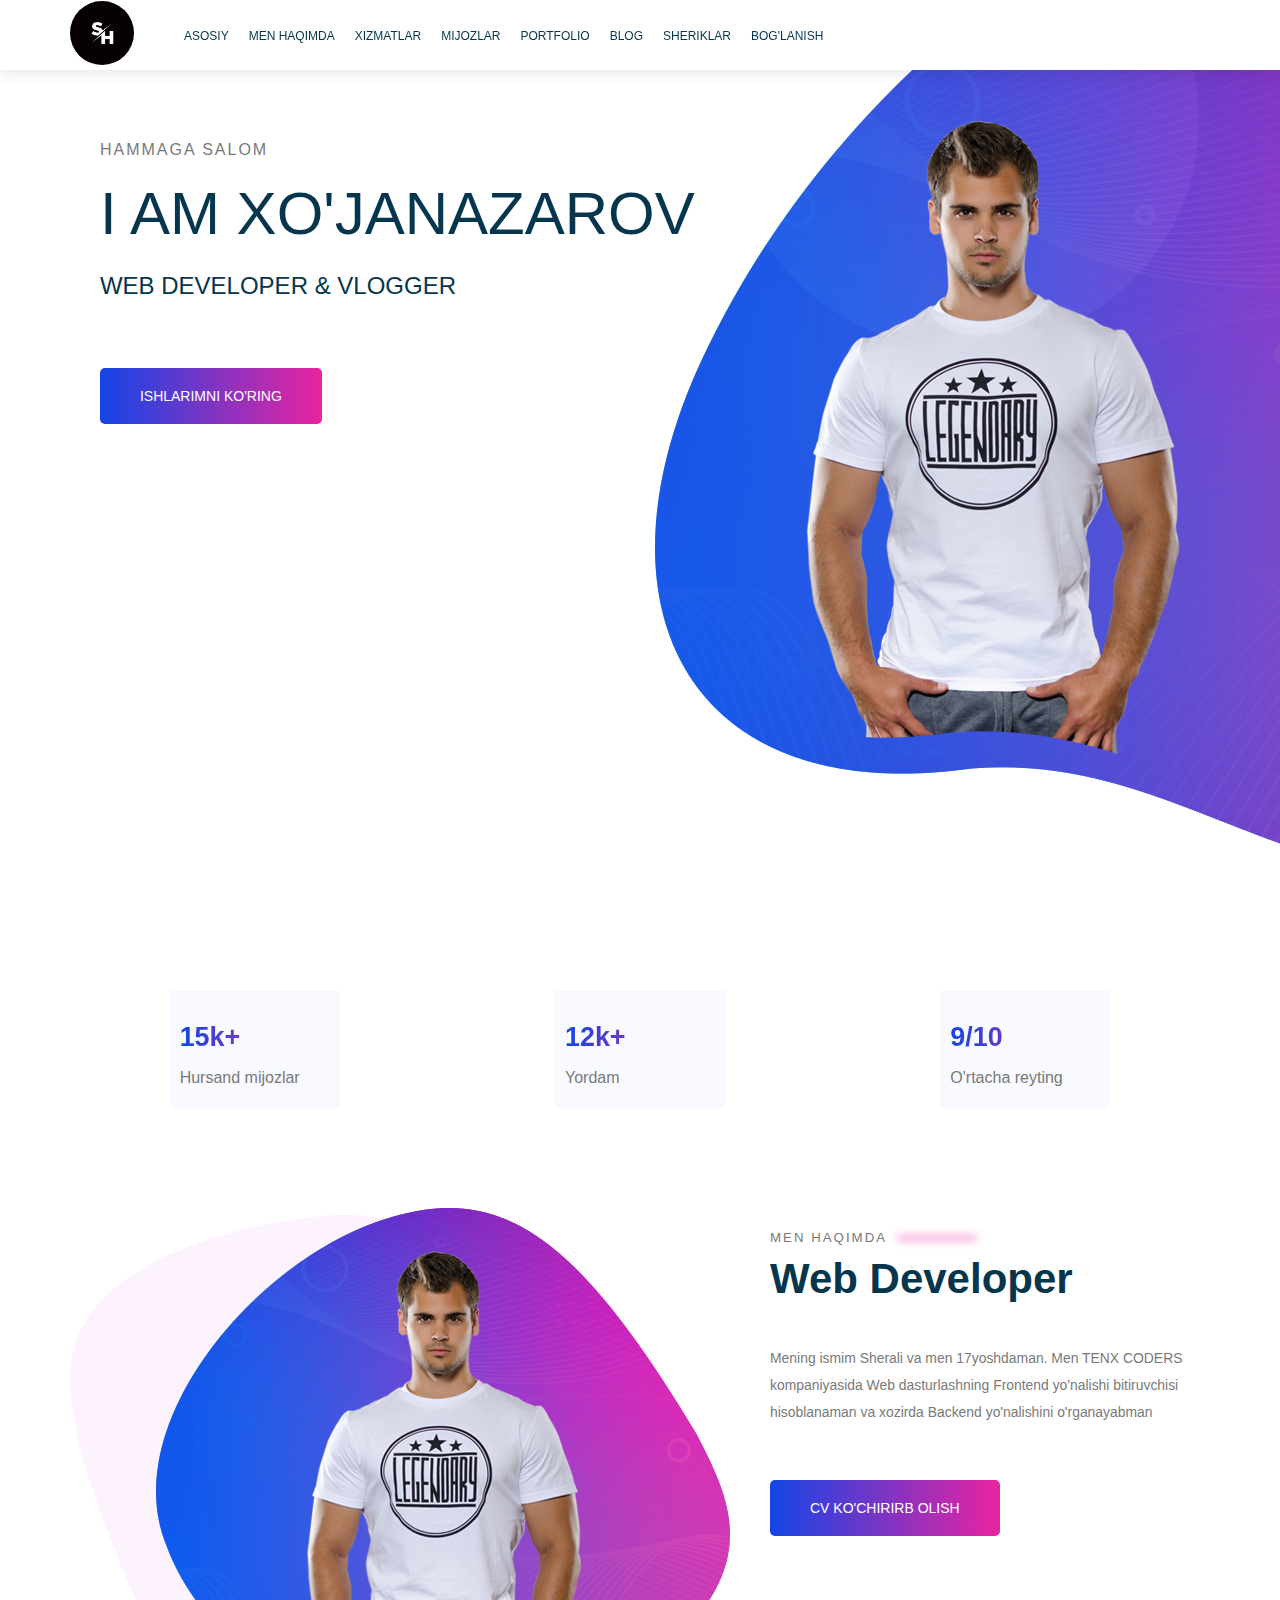
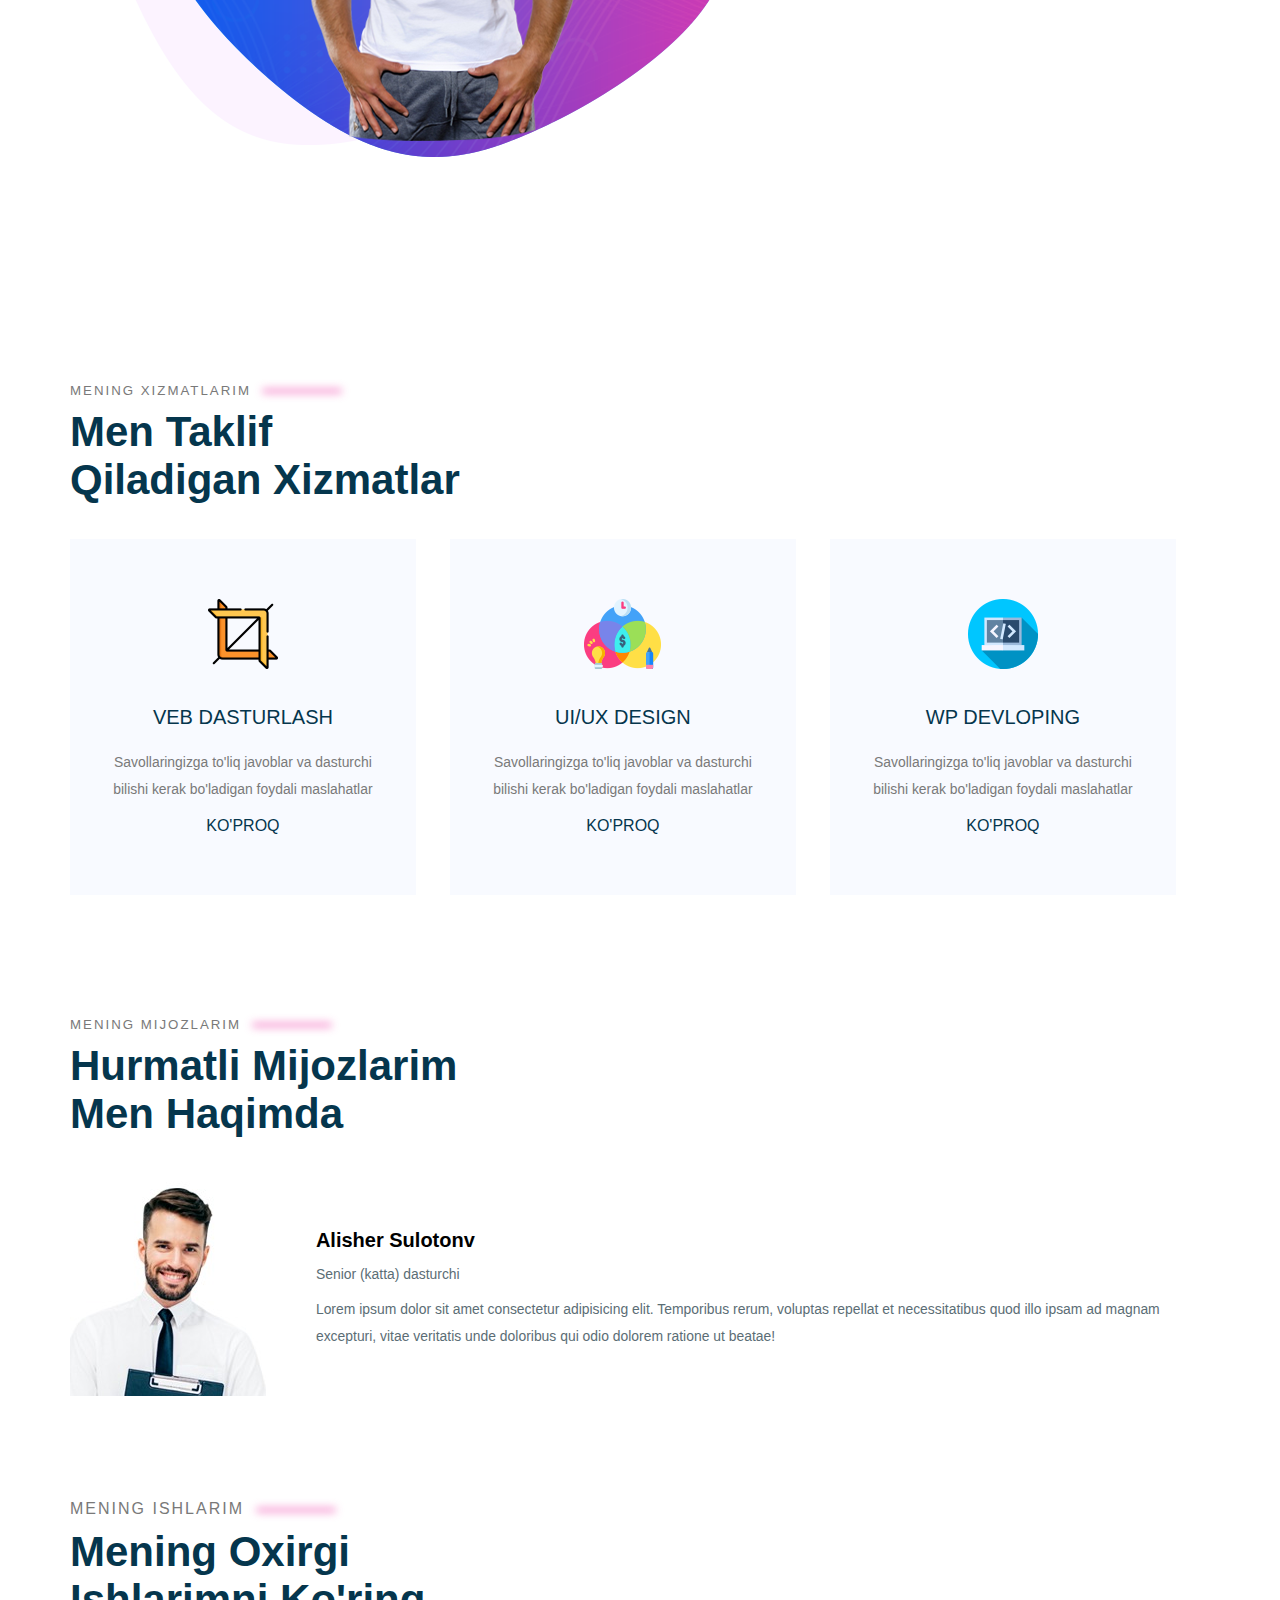
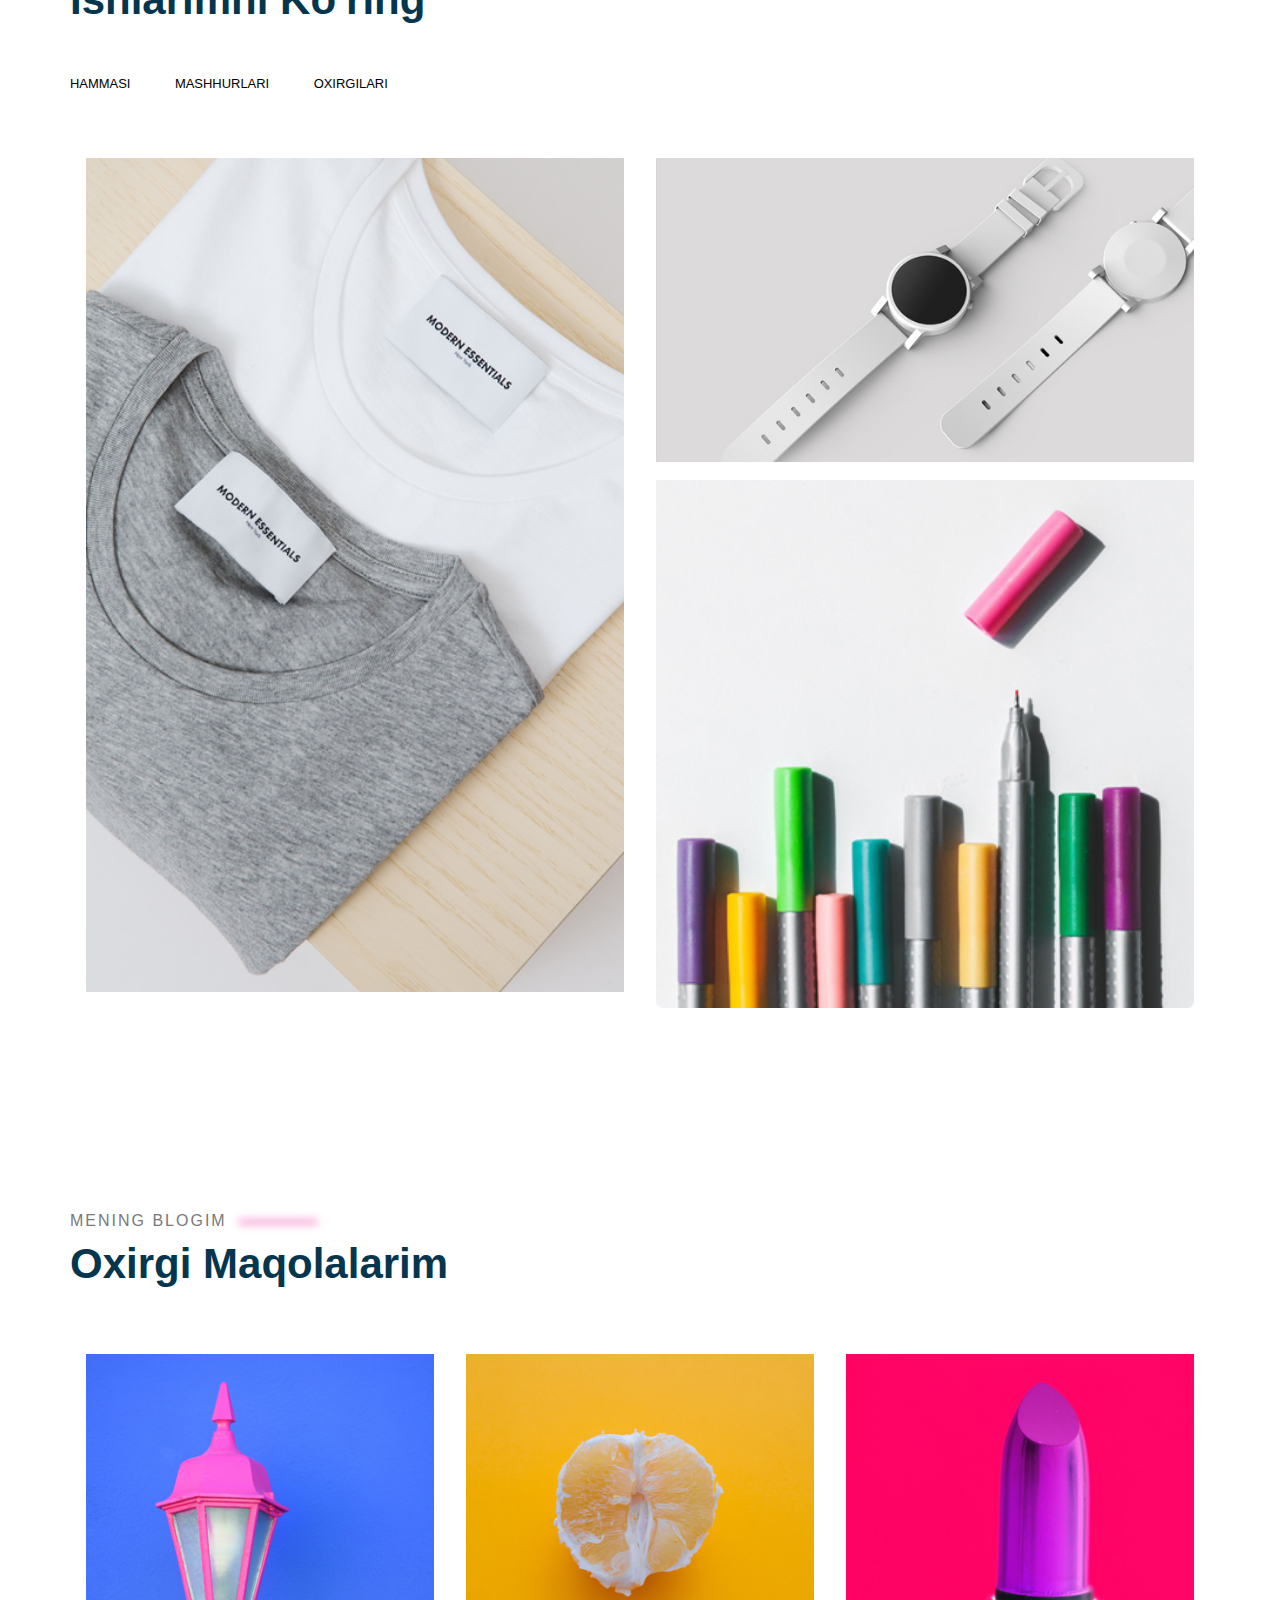
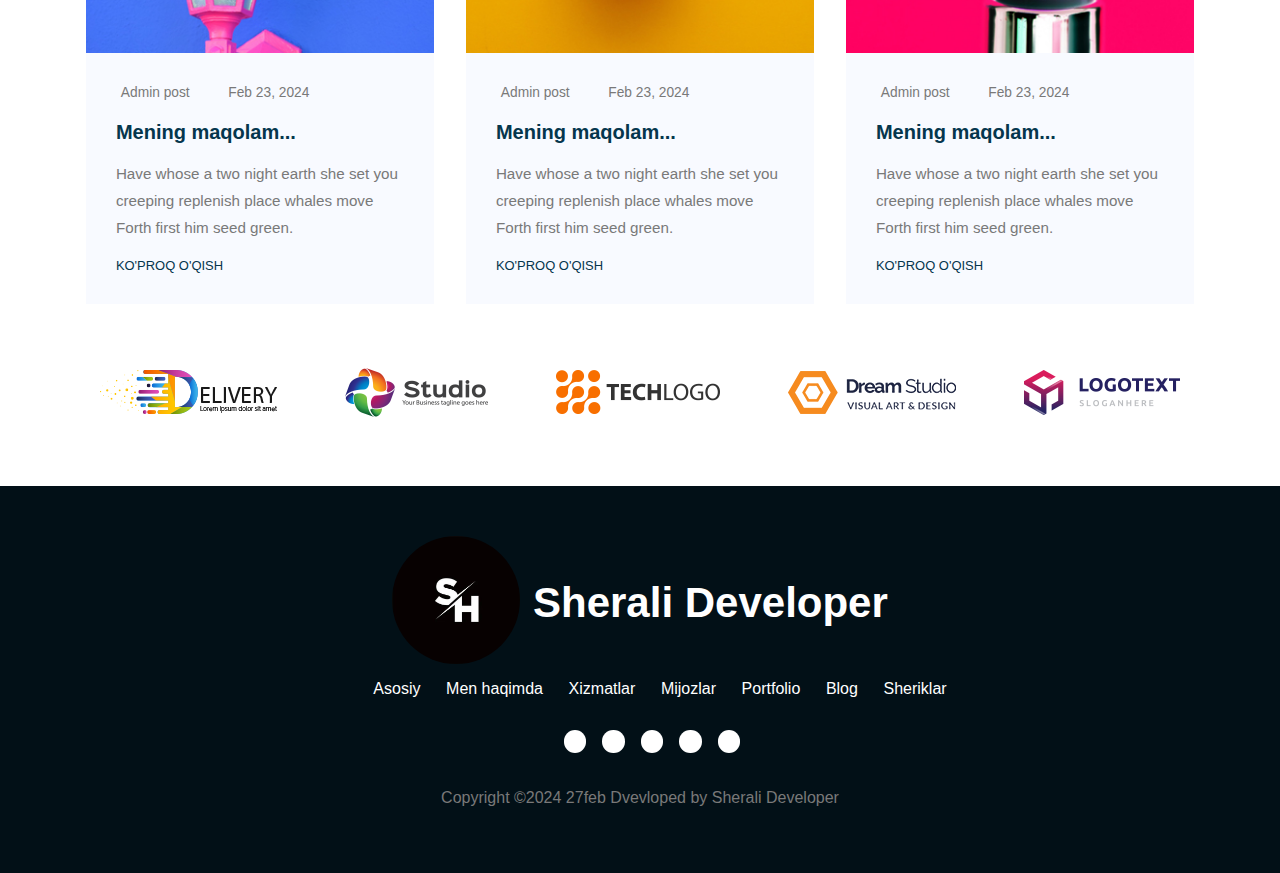
<file: index.html>
<!DOCTYPE html>
<html lang="en">
    <head>
        <title>My Web Site</title>
        <meta http-equiv="Content-Type" content="text/html;charset=UTF-8">
        <meta name="viewport" content="width=device-width, initial-scale=1.0" />
        <link rel="stylesheet" href="https://cdnjs.cloudflare.com/ajax/libs/font-awesome/6.5.1/css/all.min.css" integrity="sha512-DTOQO9RWCH3ppGqcWaEA1BIZOC6xxalwEsw9c2QQeAIftl+Vegovlnee1c9QX4TctnWMn13TZye+giMm8e2LwA==" crossorigin="anonymous" referrerpolicy="no-referrer" />
        <link rel="stylesheet" href="./styles/main.css">
    </head>
    <body>

        <!-- HEADER-SECTION -->
        <header class="main-header">
        <div class="container">
            <div class="main-header__brand">
                
                    <img src="./assets/images/logotip.jpg" alt="My logo">
                    <span class="header-brand__name">Sherali Developer</span>
            
            </div>
            <nav class="main-navigation">
                <ul class="main-navigation__items"> 
                    <li class="main-navigation__item active">
                       <a href="./index.html">Asosiy</a>
                    </li>
                    <li class="main-navigation__item">
                        <a href="#main-section">Men haqimda</a>
                    </li>
                    <li class="main-navigation__item">
                       <a href="#services">Xizmatlar</a>
                    </li>
                    <li class="main-navigation__item">
                        <a href="#clients">Mijozlar</a>
                    </li>
                    <li class="main-navigation__item">
                         <a href="#portfolio">Portfolio</a>
                    </li>
                    <li class="main-navigation__item">
                        <a href="#blog">Blog</a>
                    </li>
                    <li class="main-navigation__item">
                       <a href="#partners">Sheriklar</a>

                    </li>
                    <li class="main-navigation__item">
                        <a href="./contact.html" target="_blank">Bog'lanish</a>
                    </li>
                </ul>
            </nav>
        </div>
        </header>
        <!-- /HEADER SECTION -->

        <!-- MAIN-SECTION -->
        <div class="main-banner">
          <div class="container">
                    <section class="main-section" id="main-section">
            <div class="main-section__info">
                <h4 class="main-section__welcome 
                  to-uppercase">Hammaga salom</h4>
                <h1 class="main-section__introduction 
                  to-uppercase">I am Xo'janazarov</h1>
                <h3 class="main-section__position 
                  to-uppercase">Web developer & Vlogger</h3>
                  <div class="main-section__social-networks">
                    <a href="https://t.me/UzCoder_007" target="_blank">
                        <i class="fab fa-telegram"></i>
                    </a>
                    <a href="https://www.youtube.com/channel/UCj0OOAYdSlp1VChxNxStE0Q" target="_blank">
                        <i class="fab fa-youtube"></i>
                    </a>
                    <a href="https://instagram.com/uz_coder_007" target="_blank">
                        <i class="fab fa-instagram"></i>
                    </a>
                    <a href="https://twitter.com/UzCoder_007" target="_blank">
                        <i class="fab fa-twitter"></i>
                    </a>
                    <a href="https://www.facebook.com/profile.php?id=61555731832212" target="_blank">
                        <i class="fab fa-facebook"></i>
                    </a>
                  </div>
                <button type="button" class="main-section__action 
                  to-uppercase button">Ishlarimni ko'ring</button>              
            </div>
            <div class="main-section__image">
                <img src="./assets/images/me.png" alt="">
            </div>
        </section>

          </div>
          </div>
        <!-- /MAIN SECTION -->

        <!-- STATISTICS -->
         <div class="container">
            <section class="statistics">
           <div class="statistics__item">
            <h3 class="statistics__number">
                15k+
            </h3>
            <p class="statistics__title">
                Hursand mijozlar
            </p>
           </div>
             <div class="statistics__item">
            <h3 class="statistics__number">
                12k+
            </h3>
            <p class="statistics__title">
                Yordam
            </p>
           </div>
             <div class="statistics__item">
            <h3 class="statistics__number">
                9/10
            </h3>
            <p class="statistics__title">
                O'rtacha reyting
            </p>
           </div>
        </section>
         </div>
        <!-- /STATISTICS -->

            
        <!--ABOUT ME SECTION-->
         <div class="container">
            <section class="about-me" id="about-me">
            <div class="about-me_image">
                <img src="./assets/images/about-me.png" alt="">
            </div>
            <div class="about-me__info">
                <h5 class="section-subtitle">
                    Men haqimda 
                    <span class="blur-line"></span>
                </h5>
                <h3 class="section-title">
                    Web Developer
                </h3>
                <p class="about-me__description">
                    Mening ismim Sherali va men 17yoshdaman. Men TENX CODERS 
                    kompaniyasida Web dasturlashning Frontend yo'nalishi bitiruvchisi
                     hisoblanaman va xozirda Backend yo'nalishini o'rganayabman
                </p>
                <button type="button" class="button to-uppercase about-me__action">
                    cv ko'chirirb olish  
                </button>
            </div>
        </section>
         </div>
         <!-- /ABOUT ME SECTION -->

        <!-- SERVICES SECTION -->
           <div class="container">
              <section class="services" id="services">
        <div>
           <h5 class="section-subtitle">
              Mening xizmatlarim 
            <span class="blur-line"></span>
            </h5>
            <h2 class="section-title">
              Men taklif <br>
              qiladigan xizmatlar
             </h2>
        </div>
        

        <div class="services__cards">
            <div class="service-card">
                <div class="service-card__image">
                    <img src="./assets/images/service-1.png" alt="service 1">
                </div>
                <h5 class="servicie-card__title">Veb dasturlash</h5>
                <p class="service-card__description">Savollaringizga to'liq javoblar va dasturchi bilishi kerak bo'ladigan foydali maslahatlar</p>
                <a href="#" class="service-card__link">
                    Ko'proq
                </a>
            </div>
             <div class="service-card">
                <div  class="service-card__image">
                   <img src="./assets/images/service-2.png" alt="service 1">
                </div>
                <h5 class="servicie-card__title">UI/UX Design</h5>
                <p class="service-card__description">Savollaringizga to'liq javoblar va dasturchi bilishi kerak bo'ladigan foydali maslahatlar</p>
                <a href="#" class="service-card__link">
                    Ko'proq
                </a>
            </div>
             <div class="service-card">
                <div class="service-card__image">
                  <img src="./assets/images/service-3.png" alt="service 1" >
                </div>
                <h5 class="servicie-card__title">Wp Devloping</h5>
                <p class="service-card__description">Savollaringizga to'liq javoblar va dasturchi bilishi kerak bo'ladigan foydali maslahatlar</p>
                <a href="#" class="service-card__link">
                    Ko'proq
                </a>
            </div>
        </div>
       </section>
           </div>
        <!-- /SERVICIES SECTION -->

        <!-- CLIENTS SECTION -->
           <div class="container">
            <section id="clients" class="clients"> 
           <h5 class="section-subtitle">
            Mening mijozlarim
            <span class="blur-line"></span>
           </h5>
           <h2 class="section-title">Hurmatli mijozlarim <br>
              Men haqimda
           </h2>
           <div class="clients-items">
            <div class="client-item">
                <div class="client-item__image">
                    <img src="./assets/images/client.jpg    " alt="">
                </div>
                <div class="client-item__info">
                    <h3 class="client-item__name">Alisher Sulotonv</h3>
                    <p class="client-item__position">
                        Senior (katta) dasturchi 
                    </p>
                    <p class="client-item__review">
                        Lorem ipsum dolor sit amet consectetur adipisicing elit. Temporibus rerum, voluptas repellat et necessitatibus quod illo ipsam ad magnam excepturi, vitae veritatis unde doloribus qui odio dolorem ratione ut beatae!
                    </p>
                    <div class="client-item__rate">
                        <i class="fas fa-star"></i> 
                        <i class="fas fa-star"></i>                                           <i class="fas fa-star"></i> 
                        <i class="fas fa-star"></i>
                        <i class="fas fa-star star"></i> 
                    </div>
                </div>
            </div>
           </div>
        </section>
           </div>
        <!-- /CLIENTS SECTION -->

        <!-- PORTFOLIO -->
        <div class="container">
            <section id="portfolio" class="portfolio">
                <div class="section-subtitle">
                    Mening ishlarim
                    <span class="blur-line"></span>
                </div>
                <div class="section-title">
                    Mening oxirgi <br>
                    ishlarimni ko'ring 
                </div>
                <ul class="portfolio-filters">
                    <li>Hammasi</li>
                    <li>Mashhurlari</li>
                    <li>Oxirgilari</li>
                </ul>
                <div class="portfolio-items">
                    <div class="portfolio-item portfolio-item-1">
                        <img src="./assets/images/portfolio-1.jpg" alt="portfolio" class="poirtfolio-item__image">
                        <div class="portfolio-item__overlay"></div>
                        <div class="portfolio-item__info">
                            <h4><a href="#">Portfolio item 1</a></h4>
                            <p>Ishim haqida</p>
                        </div>
                    </div>
                      <div class="portfolio-item portfolio-item-2">
                        <img src="./assets/images/portfolio-2.jpg" alt="portfolio" class="poirtfolio-item__image">
                        <div class="portfolio-item__overlay"></div>
                        <div class="portfolio-item__info">
                            <h4><a href="#">Portfolio item 2</a></h4>
                            <p>Ishim haqida 2</p>
                        </div>
                    </div>
                     <div class="portfolio-item portfolio-item-3">
                        <img src="./assets/images/portfolio5.jpg" alt="portfolio" class="poirtfolio-item__image">
                        <div class="portfolio-item__overlay"></div>
                        <div class="portfolio-item__info">
                            <h4><a href="#">Portfolio item 3</a></h4>
                            <p>Ishim haqida 3</p>
                        </div>
                    </div>
                     
                </div>
            </section>
        </div>
        <!-- /PORTFOLIO -->

        <!-- Blog -->    
        <div class="container">
            <section id="blog" class="blog">
                <div class="section-subtitle">Mening blogim
                    <span class="blur-line"></span>
                </div>
                <div class="section-title">Oxirgi maqolalarim</div>
                <div class="blog-items">
                    <div class="blog-item">
                        <div class="blog-item__img">
                            <img src="./assets/images/blog-1.jpg" alt="">
                        </div>
                        <div class="blog-item__info">
                            <div class="blog-item__main-info">
                                <span class="blog-item__author">
                                    <i class="fa fa-user"></i>
                                    Admin post
                                </span>
                                <span class="blog-item__date">
                                    <i class="fa fa-calendar"></i>
                                    Feb 23, 2024
                                </span>
                                <h5 class="blog-item__title">Mening maqolam...</h5>
                                <p class="blog-item__description">
                                    Have whose a two night earth she set you creeping replenish place whales move Forth first him seed green.
                                </p>
                                <a href="#" class="blog-item__learn-more ">
                                    Ko'proq o'qish
                                </a>
                            </div>
                        </div>
                    </div>
                      <div class="blog-item">
                        <div class="blog-item__img">
                            <img src="./assets/images/blog-2.jpg" alt="">
                        </div>
                        <div class="blog-item__info">
                            <div class="blog-item__main-info">
                                <span class="blog-item__author">
                                    <i class="fa fa-user"></i>
                                    Admin post
                                </span>
                                <span class="blog-item__date">
                                    <i class="fa fa-calendar"></i>
                                    Feb 23, 2024
                                </span>
                                <h5 class="blog-item__title">Mening maqolam...</h5>
                                <p class="blog-item__description">
                                    Have whose a two night earth she set you creeping replenish place whales move Forth first him seed green.
                                </p>
                                <a href="#" class="blog-item__learn-more ">
                                    Ko'proq o'qish
                                </a>
                            </div>
                        </div>
                    </div>
                      <div class="blog-item">
                        <div class="blog-item__img">
                            <img src="./assets/images/blog-3.jpg" alt="">
                        </div>
                        <div class="blog-item__info">
                            <div class="blog-item__main-info">
                                <span class="blog-item__author">
                                    <i class="fa fa-user"></i>
                                    Admin post
                                </span>
                                <span class="blog-item__date">
                                    <i class="fa fa-calendar"></i>
                                    Feb 23, 2024
                                </span>
                                <h5 class="blog-item__title">Mening maqolam...</h5>
                                <p class="blog-item__description">
                                    Have whose a two night earth she set you creeping replenish place whales move Forth first him seed green.
                                </p>
                                <a href="#" class="blog-item__learn-more ">
                                    Ko'proq o'qish
                                </a>
                            </div>
                        </div>
                    </div>
                    
                </div>
            </section>
        </div>  
        <!-- /Blog -->

        <!-- PARTNERS -->
        <div class="container">
            <section id="partners" class="partners">
                 <div class="partner">
                    <img src="./assets/images/partner-1.png" alt="">
                 </div>
                 <div class="partner">
                    <img src="./assets/images/partner-2.png" alt="">
                 </div>
                 <div class="partner">
                    <img src="./assets/images/partner-3.png" alt="">
                 </div>
                 <div class="partner">
                    <img src="./assets/images/partner-4.png" alt="">
                 </div>
                 <div class="partner">
                    <img src="./assets/images/partner-5.png" alt="">
                 </div>
            </section>
        </div>
            
        <!-- /PARTNERS -->
        <!-- Footer -->
        <footer class="footer">
            <div class="container">
                <div class="footer__brand">
                    <img src="./assets/images/logotip.jpg" alt="">
                    <span class="brand__name">Sherali Developer</span>
                </div>
                <div class="footer__navigation">
                    <ul class="footer__navigation-items">
                     <li class="footer__navigation-item"><a href="#">Asosiy</a></li>
         
                     <li class="footer__navigation-item"><a href="#">Men haqimda</a></li>
                    
                     <li class="footer__navigation-item"><a href="#">Xizmatlar</a></li>
               
                     <li class="footer__navigation-item"><a href="#">Mijozlar</a></li>
                   
                     <li class="footer__navigation-item"><a href="#">Portfolio</a></li>
                    
                     <li class="footer__navigation-item"><a href="#">Blog</a></li>

                     <li class="footer__navigation-item"><a href="#">Sheriklar</a></li>

                    </ul>
                </div>
                <ul class="footer__socials">
                     <li class="footer__social">
                        <a href="https://t.me/UzCoder_007" target="_blank">
                            <i class="fab fa-telegram"></i>
                        </a>
                    </li>
                     <li class="footer__social">
                        <a href="https://t.me/uz_coder_007" target="_blank">
                            <i class="fab fa-instagram"></i>
                        </a>
                    </li>
                     <li class="footer__social">
                        <a href="https://www.youtube.com/@sheraliDevloper" target="_blank">
                            <i class="fab fa-youtube"></i>
                        </a>
                    </li>
                    <li class="footer__social">
                        <a href="https://twitter.com/UzCoder_007" target="_blank">
                            <i class="fab fa-twitter"></i>
                        </a>
                    </li>
                    <li class="footer__social">
                        <a href="https://www.facebook.com/profile.php?id=61555731832212"  target="_blank">
                            <i class="fab fa-facebook"></i>
                        </a>
                    </li>
                   
                </ul>
                <p class="footer__text">
                    Copyright ©2024 27feb Dvevloped by Sherali Developer
                </p>
            </div>
        </footer>
        <!-- /Footer -->

    
    </body>
</html>
</file>
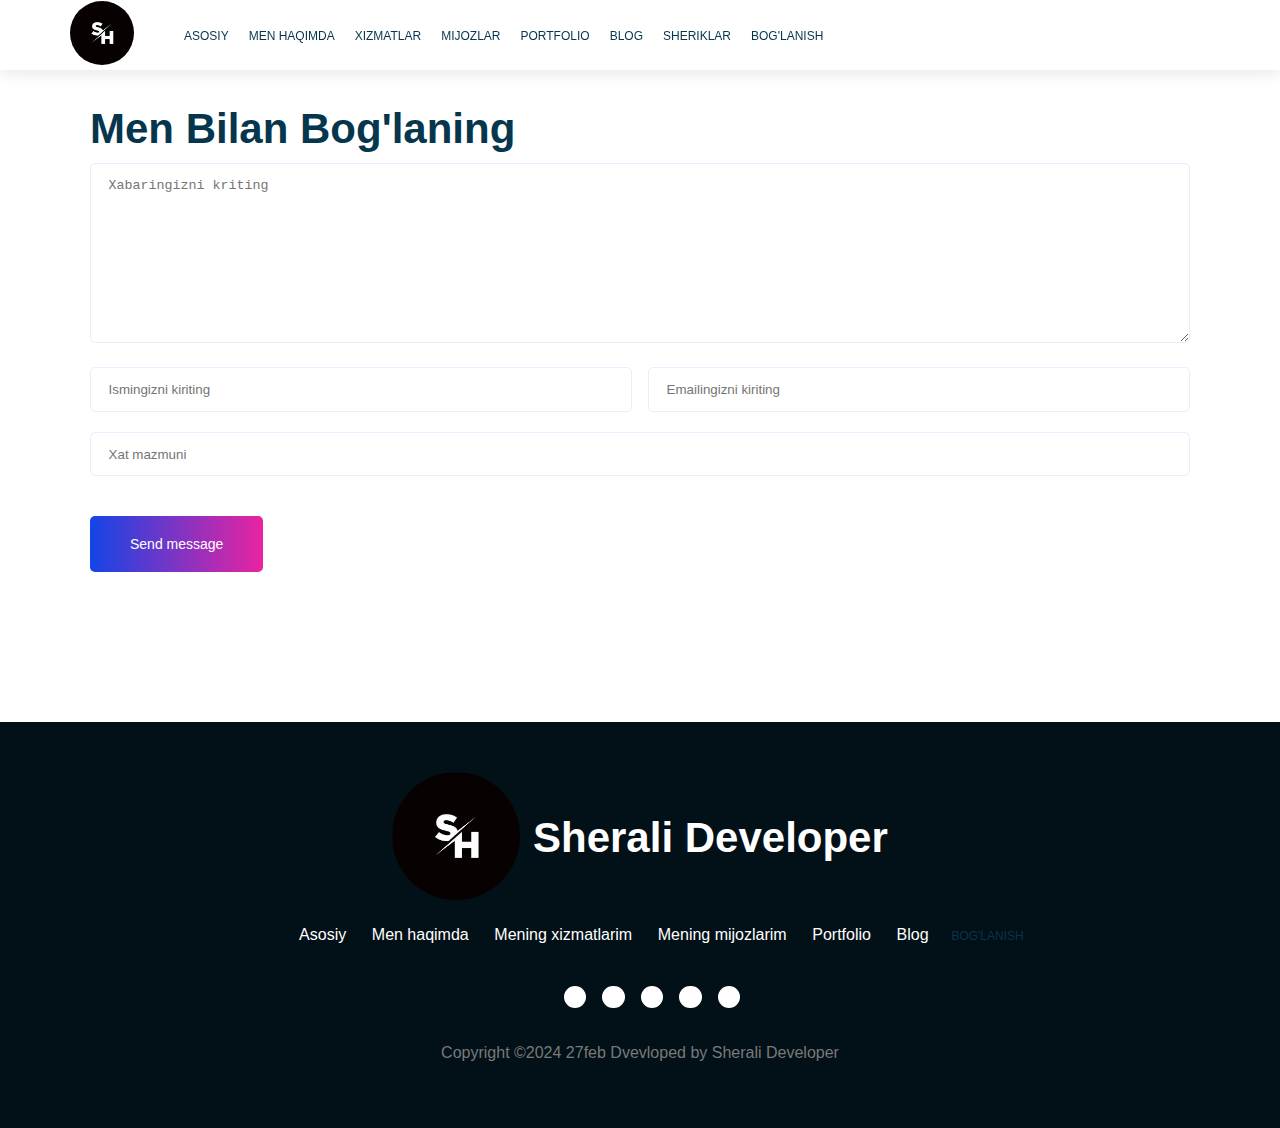
<file: contact.html>
<!DOCTYPE html>
<html>
    <head>
        <title>My Web Site -Contact</title>
        <link rel="stylesheet" href="https://cdnjs.cloudflare.com/ajax/libs/font-awesome/6.5.1/css/all.min.css" integrity="sha512-DTOQO9RWCH3ppGqcWaEA1BIZOC6xxalwEsw9c2QQeAIftl+Vegovlnee1c9QX4TctnWMn13TZye+giMm8e2LwA==" crossorigin="anonymous" referrerpolicy="no-referrer" />
        <link rel="stylesheet" href="./styles/main.css">
        <link rel="stylesheet" href="./styles/contact.css">
    </head>
    <body>

        <!-- HEADER-SECTION -->
        <header class="main-header">
        <div class="container">
            <div class="main-header__brand">
                    <img src="./assets/images/logotip.jpg" alt="My logo">
                     <span class="header-brand__name">Sherali Developer</span>            
            </div>
            <nav class="main-navigation">
                <ul class="main-navigation__items"> 
                    <li class="main-navigation__item active ">
                       <a href="./index.html" target="_blank">Asosiy</a>
                    </li>
                    <li class="main-navigation__item">
                        <a href="#">Men haqimda</a>
                    </li>
                    <li class="main-navigation__item">
                       <a href="#">Xizmatlar</a>
                    </li>
                    <li class="main-navigation__item">
                        <a href="#">Mijozlar</a>
                    </li>
                    <li class="main-navigation__item">
                         <a href="#">Portfolio</a>
                    </li>
                    <li class="main-navigation__item">
                        <a href="#">Blog</a>
                    </li>
                    <li class="main-navigation__item">
                       <a href="#">Sheriklar</a>
                    </li>
                     <li class="main-navigation__item">
                        <a href="./contact.html" target="_blank">Bog'lanish</a>
                    </li>
                </ul>
            </nav>
        </div>
        </header>
        <!-- /HEADER SECTION -->
        
         <div class="container">
            <section class="contact">
                <div class="section-title">
                    Men bilan bog'laning
                </div> 
                <form action="/server.php" method="get">
                    <textarea rows="10" placeholder="Xabaringizni kriting" name="message"></textarea>
                   <div class="half-flex">
                     <div class="contact__fristname">
                        <input type="text" placeholder="Ismingizni kiriting" name="firstname" class="contact__fristname">
                    </div>
                    <div class="contact__email">
                        <input type="email" placeholder="Emailingizni kiriting" name="email" class="contact__email">
                    </div>
                   </div>
                    <input type="text" placeholder="Xat mazmuni" name="subject">
                    <button class="button contact__send" type="submit" >Send message</button>
                </form>
            </section>
         </div>

        <!-- Footer -->
         <footer class="footer">
            <div class="container">
                <div class="footer__brand">
                    <img src="./assets/images/logotip.jpg" alt="">
                    <span class="brand__name">Sherali Developer</span>
                </div>
                <div class="footer__navigation">
                    <ul class="footer__navigation-items">
                     <li class="footer__navigation-item"><a href="#">Asosiy</a></li>
         
                     <li class="footer__navigation-item"><a href="#">Men haqimda</a></li>
                    
                     <li class="footer__navigation-item"><a href="#">Mening xizmatlarim</a></li>
               
                     <li class="footer__navigation-item"><a href="#">Mening mijozlarim</a></li>
                   
                     <li class="footer__navigation-item"><a href="#">Portfolio</a></li>
                    
                     <li class="footer__navigation-item"><a href="#">Blog</a></li>
                     <li class="main-navigation__item active">
                        <a href="./contact.html" target="_blank">Bog'lanish</a>
                    </li>
                    </ul>
                </div>
                <ul class="footer__socials">
                     <li class="footer__social">
                        <a href="https://t.me/UzCoder_007" target="_blank">
                            <i class="fab fa-telegram"></i>
                        </a>
                    </li>
                     <li class="footer__social">
                        <a href="https://t.me/uz_coder_007" target="_blank">
                            <i class="fab fa-instagram"></i>
                        </a>
                    </li>
                     <li class="footer__social">
                        <a href="https://www.youtube.com/@sheraliDevloper" target="_blank">
                            <i class="fab fa-youtube"></i>
                        </a>
                    </li>
                    <li class="footer__social">
                        <a href="https://twitter.com/UzCoder_007" target="_blank">
                            <i class="fab fa-twitter"></i>
                        </a>
                    </li>
                    <li class="footer__social">
                        <a href="https://www.facebook.com/profile.php?id=61555731832212"  target="_blank">
                            <i class="fab fa-facebook"></i>
                        </a>
                    </li>
                   
                </ul>
                <p class="footer__text">
                    Copyright ©2024 27feb Dvevloped by Sherali Developer
                </p>
            </div>
        </footer>
        <!-- /Footer -->

    
    </body>
</html>
</file>
<file: styles/main.css>
@import url("./basic.css");
@import url("./style.css");
@import url(./querie.css);
@import url(./contact.css);
</file>
<file: styles/contact.css>
.contact{
    padding: 6.25rem 1.25rem;
}

textarea,input{
    width: 100%;
    padding: .87rem;
    margin: .625rem 0;
    border: 1px solid #f0e9ff;
    border-radius: 5px;
    /* height: 50px; */
    padding-left: 1.1rem;
    font-size: .87rme;
    background: transparent;
    color: #495057;
    box-sizing: border-box;
}

textarea:focus,
input:focus{
    outline: 0;
}

.half-flex{
    display: flex;
    gap: 1rem;
}

.contact__fristname{
    flex: 1;
}

.contact__email{
    flex: 1;
}

.contact__send{
    margin-top: 1.87rem;
}

@media(max-width: 991px){
    .half-flex{
        flex-direction: column;
    }
}
</file>
